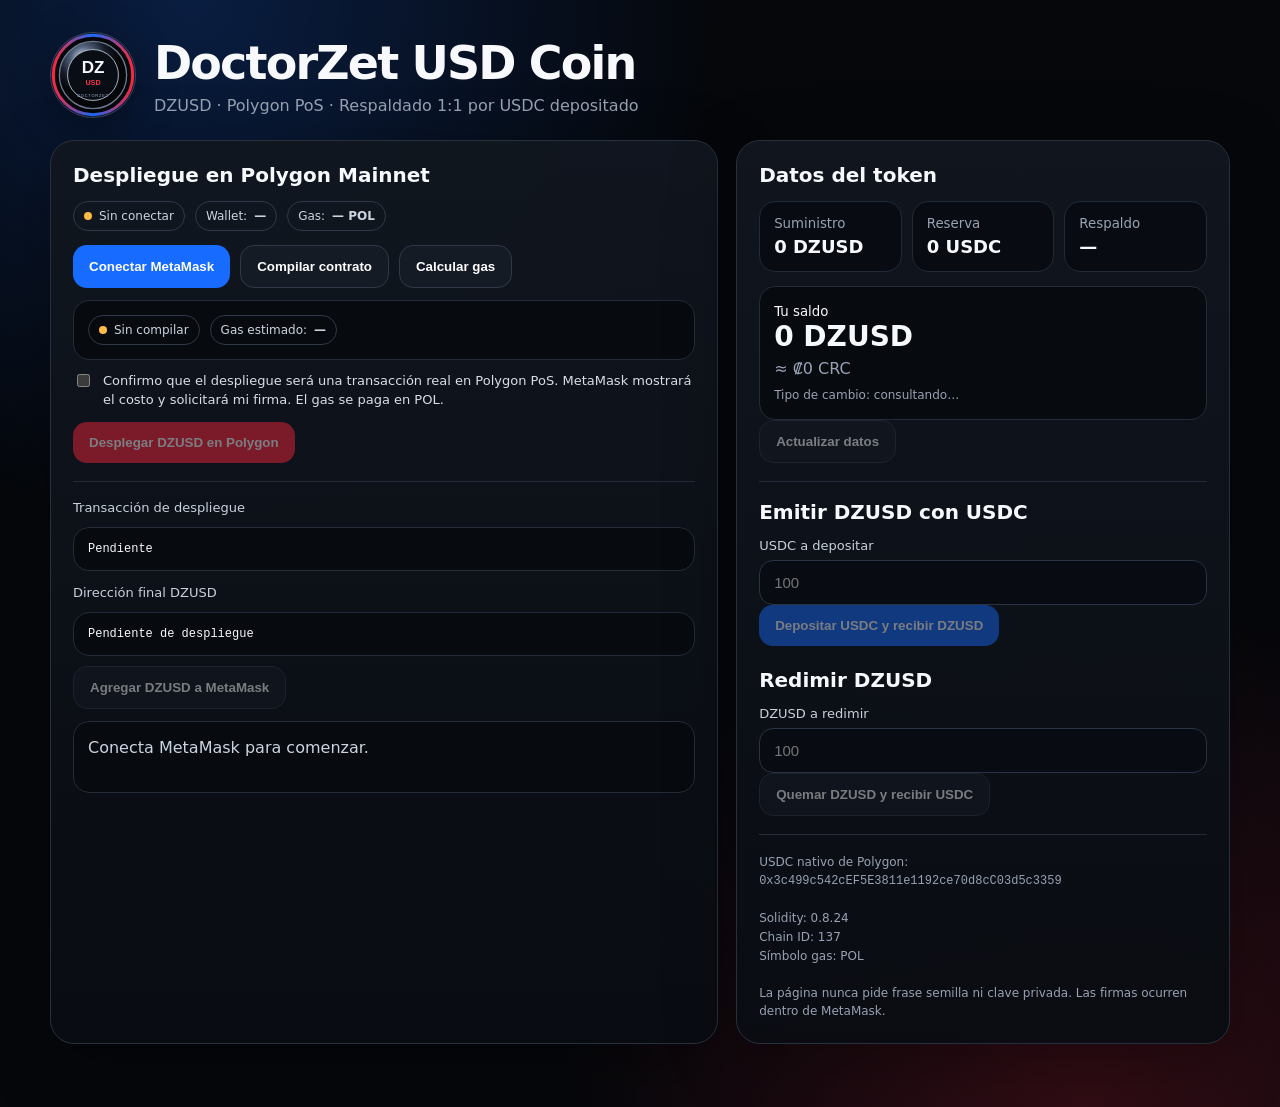
<file: index.html>
<!doctype html>
<html lang="es">
<head>
  <meta charset="utf-8">
  <meta name="viewport" content="width=device-width,initial-scale=1">
  <meta name="theme-color" content="#05070b">
  <title>DoctorZet DZUSD · Polygon Deployer</title>
  <link rel="stylesheet" href="./style.css">
</head>
<body>
<div class="wrap">
  <header class="top">
    <img src="./dzusd-logo.svg" class="logo" alt="DoctorZet DZUSD">
    <div>
      <h1>DoctorZet USD Coin</h1>
      <div class="sub">DZUSD · Polygon PoS · Respaldado 1:1 por USDC depositado</div>
    </div>
  </header>

  <div class="grid">
    <section class="panel">
      <h2>Despliegue en Polygon Mainnet</h2>

      <div class="row">
        <span class="badge"><span id="networkDot" class="dot"></span><span id="network">Sin conectar</span></span>
        <span class="badge">Wallet: <strong id="wallet">—</strong></span>
        <span class="badge">Gas: <strong id="pol">— POL</strong></span>
      </div>

      <div class="row" style="margin-top:14px">
        <button id="connect" class="blue">Conectar MetaMask</button>
        <button id="compile" class="secondary">Compilar contrato</button>
        <button id="estimate" class="secondary">Calcular gas</button>
      </div>

      <div class="box">
        <div class="row">
          <span class="badge"><span id="compileDot" class="dot"></span><span id="compileState">Sin compilar</span></span>
          <span class="badge">Gas estimado: <strong id="gas">—</strong></span>
        </div>
      </div>

      <label class="check">
        <input id="confirm" type="checkbox">
        <span>Confirmo que el despliegue será una transacción real en Polygon PoS. MetaMask mostrará el costo y solicitará mi firma. El gas se paga en POL.</span>
      </label>

      <button id="deploy" class="red" disabled>Desplegar DZUSD en Polygon</button>

      <hr>

      <label>Transacción de despliegue</label>
      <div class="box mono" id="txHash">Pendiente</div>
      <a id="txLink" hidden target="_blank" rel="noopener">Abrir transacción en Polygonscan</a>

      <label>Dirección final DZUSD</label>
      <div class="box mono" id="contractAddress">Pendiente de despliegue</div>
      <div class="row" style="margin-top:10px">
        <a id="contractLink" hidden target="_blank" rel="noopener">Abrir contrato en Polygonscan</a>
        <button id="addToken" class="secondary" disabled>Agregar DZUSD a MetaMask</button>
      </div>

      <div class="box status" id="status">Conecta MetaMask para comenzar.</div>
    </section>

    <aside class="panel">
      <h2>Datos del token</h2>
      <div class="kpis">
        <div class="kpi"><small>Suministro</small><strong id="supply">0 DZUSD</strong></div>
        <div class="kpi"><small>Reserva</small><strong id="reserve">0 USDC</strong></div>
        <div class="kpi"><small>Respaldo</small><strong id="backed">—</strong></div>
      </div>

      <div class="box">
        <small>Tu saldo</small>
        <div class="big" id="dzbal">0 DZUSD</div>
        <div id="crc" class="sub">≈ ₡0 CRC</div>
        <div class="note" style="margin-top:8px">Tipo de cambio: <span id="rate">consultando…</span></div>
      </div>

      <button id="refresh" class="secondary" disabled>Actualizar datos</button>

      <hr>

      <h2>Emitir DZUSD con USDC</h2>
      <label>USDC a depositar</label>
      <input id="depositAmount" type="number" min="0" step="0.000001" placeholder="100">
      <button id="depositBtn" class="blue" disabled>Depositar USDC y recibir DZUSD</button>

      <h2 style="margin-top:22px">Redimir DZUSD</h2>
      <label>DZUSD a redimir</label>
      <input id="redeemAmount" type="number" min="0" step="0.000001" placeholder="100">
      <button id="redeemBtn" class="secondary" disabled>Quemar DZUSD y recibir USDC</button>

      <hr>

      <div class="note">
        USDC nativo de Polygon:<br>
        <span class="mono">0x3c499c542cEF5E3811e1192ce70d8cC03d5c3359</span><br><br>
        Solidity: 0.8.24<br>
        Chain ID: 137<br>
        Símbolo gas: POL<br><br>
        La página nunca pide frase semilla ni clave privada. Las firmas ocurren dentro de MetaMask.
      </div>
    </aside>
  </div>
</div>
<script type="module" src="./app.js"></script>
</body>
</html>
</file>
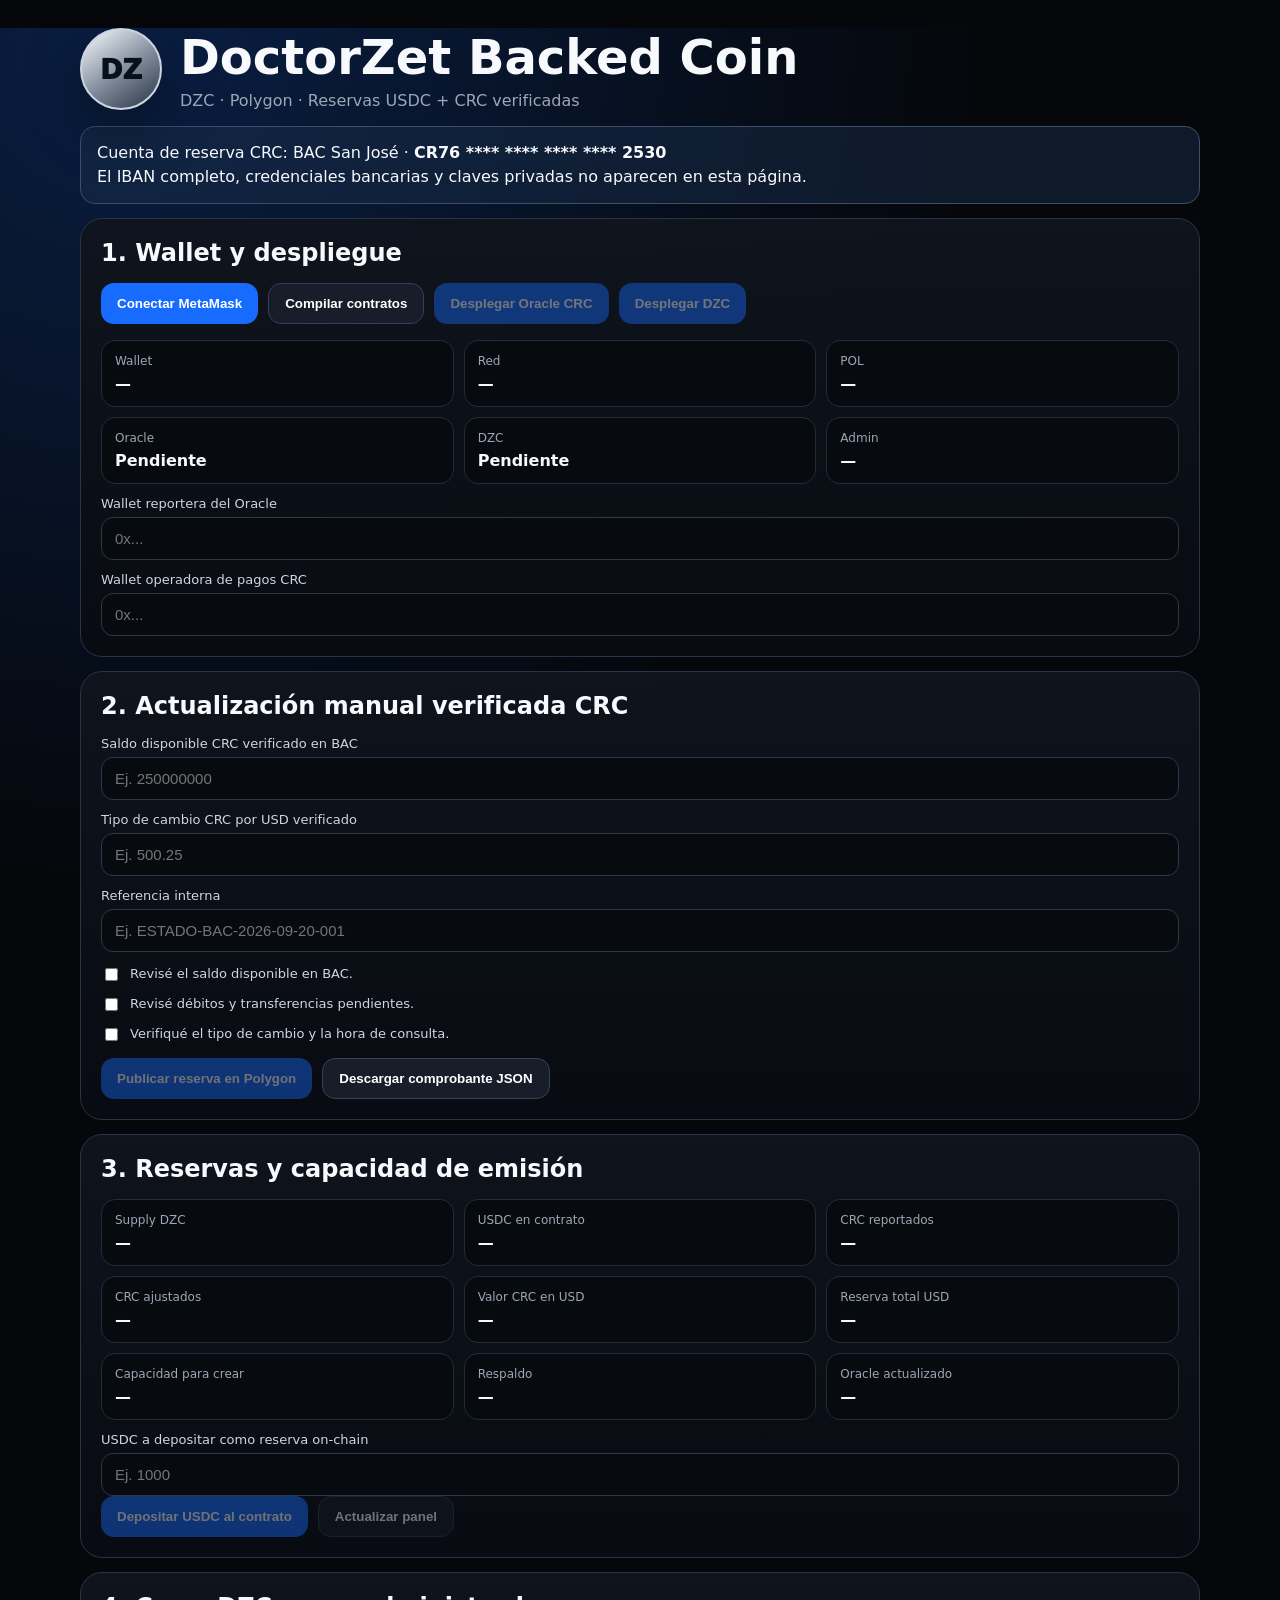
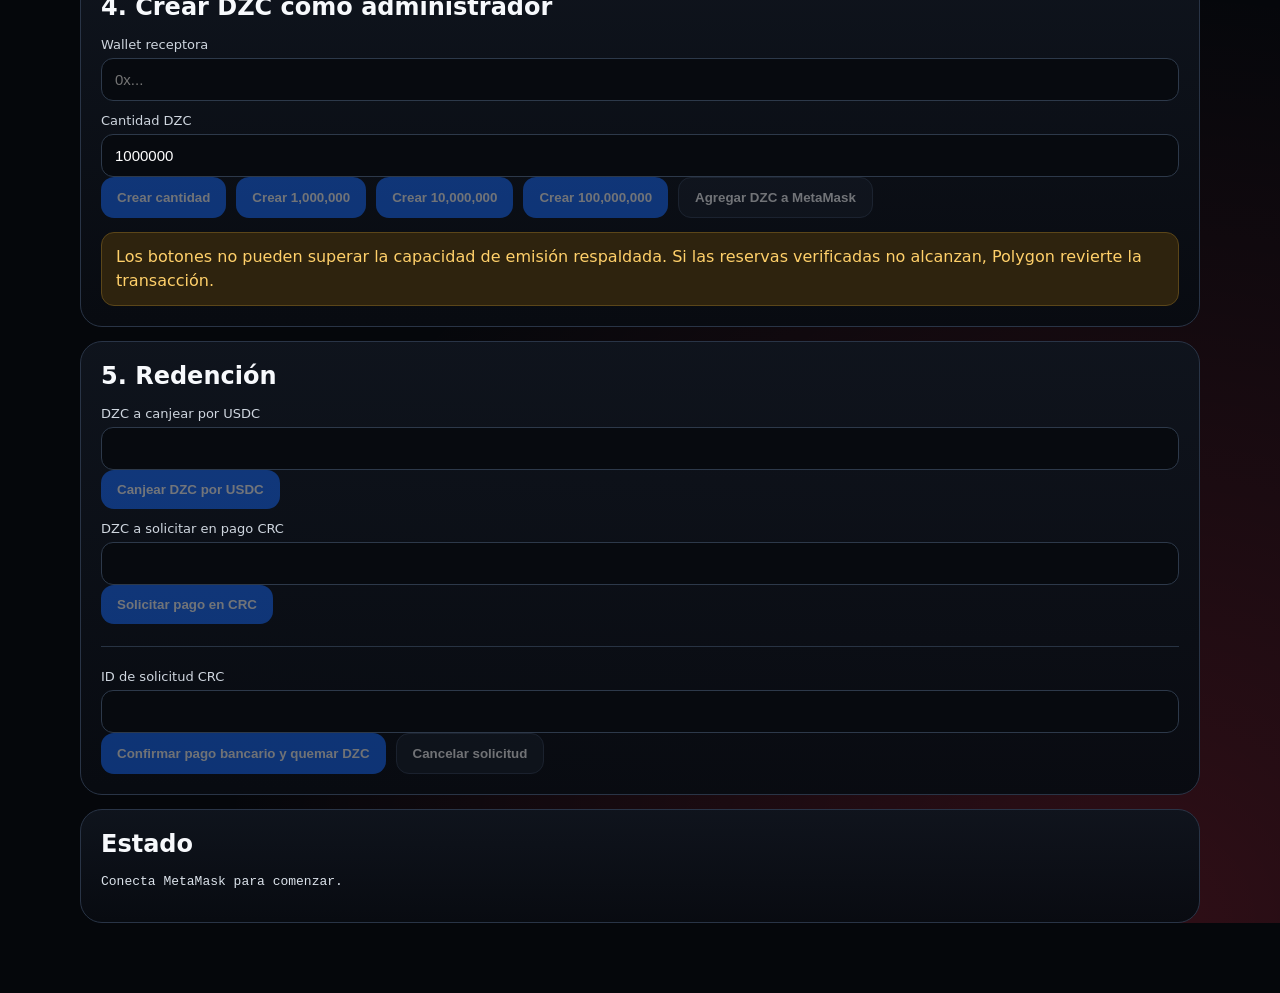
<file: backed-dzc/index.html>
<!doctype html>
<html lang="es">
<head>
  <meta charset="utf-8">
  <meta name="viewport" content="width=device-width,initial-scale=1">
  <title>DoctorZet Backed Coin · Admin</title>
  <link rel="stylesheet" href="./style.css">
</head>
<body>
<main class="wrap">
  <header class="hero">
    <div class="coin">DZ</div>
    <div>
      <h1>DoctorZet Backed Coin</h1>
      <p>DZC · Polygon · Reservas USDC + CRC verificadas</p>
    </div>
  </header>

  <div class="notice">
    Cuenta de reserva CRC: BAC San José · <b>CR76 **** **** **** **** 2530</b><br>
    El IBAN completo, credenciales bancarias y claves privadas no aparecen en esta página.
  </div>

  <section class="card">
    <h2>1. Wallet y despliegue</h2>
    <div class="row">
      <button id="connect">Conectar MetaMask</button>
      <button id="compile" class="secondary">Compilar contratos</button>
      <button id="deployOracle" disabled>Desplegar Oracle CRC</button>
      <button id="deployToken" disabled>Desplegar DZC</button>
    </div>

    <div class="grid">
      <div><span>Wallet</span><strong id="wallet">—</strong></div>
      <div><span>Red</span><strong id="network">—</strong></div>
      <div><span>POL</span><strong id="pol">—</strong></div>
      <div><span>Oracle</span><strong id="oracleAddress">Pendiente</strong></div>
      <div><span>DZC</span><strong id="tokenAddress">Pendiente</strong></div>
      <div><span>Admin</span><strong id="admin">—</strong></div>
    </div>

    <label>Wallet reportera del Oracle</label>
    <input id="reporterWallet" placeholder="0x...">

    <label>Wallet operadora de pagos CRC</label>
    <input id="payoutWallet" placeholder="0x...">
  </section>

  <section class="card">
    <h2>2. Actualización manual verificada CRC</h2>

    <label>Saldo disponible CRC verificado en BAC</label>
    <input id="crcReserve" type="number" min="0" step="0.01" placeholder="Ej. 250000000">

    <label>Tipo de cambio CRC por USD verificado</label>
    <input id="crcRate" type="number" min="0.000001" step="0.000001" placeholder="Ej. 500.25">

    <label>Referencia interna</label>
    <input id="reference" placeholder="Ej. ESTADO-BAC-2026-09-20-001">

    <div class="checks">
      <label><input id="checkBalance" type="checkbox"> Revisé el saldo disponible en BAC.</label>
      <label><input id="checkPending" type="checkbox"> Revisé débitos y transferencias pendientes.</label>
      <label><input id="checkRate" type="checkbox"> Verifiqué el tipo de cambio y la hora de consulta.</label>
    </div>

    <div class="row">
      <button id="publishReserve" disabled>Publicar reserva en Polygon</button>
      <button id="exportAttestation" class="secondary">Descargar comprobante JSON</button>
    </div>
  </section>

  <section class="card">
    <h2>3. Reservas y capacidad de emisión</h2>
    <div class="grid">
      <div><span>Supply DZC</span><strong id="supply">—</strong></div>
      <div><span>USDC en contrato</span><strong id="usdcReserve">—</strong></div>
      <div><span>CRC reportados</span><strong id="rawCrc">—</strong></div>
      <div><span>CRC ajustados</span><strong id="adjustedCrc">—</strong></div>
      <div><span>Valor CRC en USD</span><strong id="crcUsd">—</strong></div>
      <div><span>Reserva total USD</span><strong id="totalReserve">—</strong></div>
      <div><span>Capacidad para crear</span><strong id="mintCapacity">—</strong></div>
      <div><span>Respaldo</span><strong id="backed">—</strong></div>
      <div><span>Oracle actualizado</span><strong id="oracleTime">—</strong></div>
    </div>

    <label>USDC a depositar como reserva on-chain</label>
    <input id="usdcDeposit" type="number" min="0" step="0.000001" placeholder="Ej. 1000">
    <div class="row">
      <button id="depositUsdc" disabled>Depositar USDC al contrato</button>
      <button id="refresh" class="secondary" disabled>Actualizar panel</button>
    </div>
  </section>

  <section class="card">
    <h2>4. Crear DZC como administrador</h2>
    <label>Wallet receptora</label>
    <input id="mintTo" placeholder="0x...">
    <label>Cantidad DZC</label>
    <input id="mintAmount" type="number" min="0" step="0.000001" value="1000000">

    <div class="row">
      <button id="mintCustom" disabled>Crear cantidad</button>
      <button id="mint1m" disabled>Crear 1,000,000</button>
      <button id="mint10m" disabled>Crear 10,000,000</button>
      <button id="mint100m" disabled>Crear 100,000,000</button>
      <button id="addToken" class="secondary" disabled>Agregar DZC a MetaMask</button>
    </div>

    <div class="warning">
      Los botones no pueden superar la capacidad de emisión respaldada. Si las reservas verificadas no alcanzan, Polygon revierte la transacción.
    </div>
  </section>

  <section class="card">
    <h2>5. Redención</h2>
    <label>DZC a canjear por USDC</label>
    <input id="redeemUsdcAmount" type="number" min="0" step="0.000001">
    <button id="redeemUsdc" disabled>Canjear DZC por USDC</button>

    <label>DZC a solicitar en pago CRC</label>
    <input id="redeemCrcAmount" type="number" min="0" step="0.000001">
    <button id="requestCrc" disabled>Solicitar pago en CRC</button>

    <hr>
    <label>ID de solicitud CRC</label>
    <input id="requestId" type="number" min="1" step="1">
    <div class="row">
      <button id="completeCrc" disabled>Confirmar pago bancario y quemar DZC</button>
      <button id="cancelCrc" class="secondary" disabled>Cancelar solicitud</button>
    </div>
  </section>

  <section class="card">
    <h2>Estado</h2>
    <pre id="status">Conecta MetaMask para comenzar.</pre>
  </section>
</main>

<script type="module" src="./app.js"></script>
</body>
</html>
</file>
<file: style.css>
:root{
  color-scheme:dark;
  font-family:Inter,ui-sans-serif,system-ui,-apple-system,BlinkMacSystemFont,"Segoe UI",sans-serif;
  --bg:#05070b;--panel:#0b0f16;--line:#27303e;--text:#f7f9fc;--muted:#98a2b3;
  --blue:#176bff;--red:#ff263d;--good:#47d18c;--warn:#ffbb45;
}
*{box-sizing:border-box}
body{
  margin:0;min-height:100vh;color:var(--text);background:
  radial-gradient(circle at 15% 0%,rgba(23,107,255,.22),transparent 34%),
  radial-gradient(circle at 85% 100%,rgba(255,38,61,.18),transparent 34%),
  var(--bg);
}
.wrap{width:min(1180px,94vw);margin:32px auto 64px}
.top{display:flex;align-items:center;gap:18px;margin-bottom:22px}
.logo{width:86px;height:86px;border-radius:50%;object-fit:cover;border:1px solid #394355;box-shadow:0 10px 40px rgba(0,0,0,.35)}
h1{margin:0;font-size:clamp(28px,4vw,46px);letter-spacing:-.04em}
.sub{color:var(--muted);margin-top:6px}
.grid{display:grid;grid-template-columns:1.15fr .85fr;gap:18px}
@media(max-width:900px){.grid{grid-template-columns:1fr}}
.panel{background:linear-gradient(180deg,rgba(17,22,31,.96),rgba(9,12,18,.96));border:1px solid var(--line);border-radius:24px;padding:22px;box-shadow:0 20px 70px rgba(0,0,0,.3)}
h2{margin:0 0 14px;font-size:20px}
.kpis{display:grid;grid-template-columns:repeat(3,1fr);gap:10px;margin:14px 0}
@media(max-width:620px){.kpis{grid-template-columns:1fr}}
.kpi{background:#080c12;border:1px solid #222a36;border-radius:16px;padding:14px}
.kpi small{display:block;color:var(--muted);margin-bottom:5px}
.kpi strong{font-size:18px}
.row{display:flex;gap:10px;flex-wrap:wrap}
button{border:0;border-radius:14px;padding:13px 16px;font-weight:800;cursor:pointer;background:#fff;color:#080a0d;transition:.2s transform,.2s opacity}
button:hover{transform:translateY(-1px)}
button:disabled{opacity:.45;cursor:not-allowed;transform:none}
button.secondary{background:#151b25;color:#fff;border:1px solid #30394a}
button.blue{background:var(--blue);color:#fff}
button.red{background:var(--red);color:#fff}
input{width:100%;background:#080c12;color:#fff;border:1px solid #2a3342;border-radius:14px;padding:13px 14px;font-size:15px}
label{display:block;color:#c9d1dd;font-size:13px;margin:14px 0 7px}
.badge{display:inline-flex;align-items:center;gap:7px;border:1px solid #30394a;border-radius:999px;padding:7px 10px;color:#cbd5e1;font-size:12px}
.dot{width:8px;height:8px;border-radius:50%;background:var(--warn)}
.dot.ok{background:var(--good)}
.mono{font-family:ui-monospace,SFMono-Regular,Menlo,monospace;word-break:break-all;font-size:12px}
.box{background:#070a0f;border:1px solid #242c39;border-radius:16px;padding:14px;margin-top:12px}
.status{min-height:72px;white-space:pre-wrap;line-height:1.5;color:#cbd5e1}
hr{border:0;border-top:1px solid #242c39;margin:18px 0}
.check{display:flex;gap:10px;align-items:flex-start;color:#d8dee8;font-size:13px;line-height:1.45;margin:12px 0}
.check input{width:auto;margin-top:2px}
a{color:#78a8ff}
.note{color:var(--muted);font-size:12px;line-height:1.55}
.big{font-size:28px;font-weight:900}
</file>
<file: backed-dzc/style.css>
:root{
  font-family:Inter,system-ui,-apple-system,"Segoe UI",sans-serif;
  color:#f7f9fc;background:#05070b;
  --line:#293446;--muted:#9ca7b6;--blue:#176cff;--red:#ff334f;--good:#42d78a;--warn:#ffd06a
}
*{box-sizing:border-box}
body{margin:0;min-height:100vh;background:
radial-gradient(circle at 10% 0%,rgba(23,108,255,.23),transparent 31%),
radial-gradient(circle at 90% 100%,rgba(255,51,79,.17),transparent 34%),#05070b}
.wrap{width:min(1120px,94vw);margin:28px auto 70px}
.hero{display:flex;align-items:center;gap:18px;margin-bottom:16px}
.coin{width:82px;height:82px;border-radius:50%;display:grid;place-items:center;font-size:27px;font-weight:950;color:#07111c;
background:linear-gradient(145deg,#fafcff,#7c8898 55%,#273343);border:2px solid #cbd4df;box-shadow:0 18px 55px rgba(0,0,0,.38)}
h1{margin:0;font-size:clamp(30px,4vw,48px)}.hero p{margin:6px 0 0;color:var(--muted)}
.notice{border:1px solid #3b4e6a;background:rgba(24,44,72,.5);padding:14px 16px;border-radius:15px;line-height:1.5;margin-bottom:14px}
.card{background:linear-gradient(180deg,rgba(15,20,29,.97),rgba(8,11,17,.97));border:1px solid var(--line);border-radius:22px;padding:20px;margin:14px 0}
h2{margin:0 0 16px}.row{display:flex;gap:10px;flex-wrap:wrap}
button{border:0;border-radius:13px;padding:12px 16px;font-weight:850;background:var(--blue);color:#fff;cursor:pointer}
button.secondary{background:#171e29;border:1px solid #344156}button:disabled{opacity:.42;cursor:not-allowed}
.grid{display:grid;grid-template-columns:repeat(3,1fr);gap:10px;margin-top:16px}
.grid div{background:#070a0f;border:1px solid #222c3a;border-radius:14px;padding:13px}
.grid span{display:block;color:var(--muted);font-size:12px;margin-bottom:6px}.grid strong{word-break:break-all}
label{display:block;color:#cfd6df;font-size:13px;margin:12px 0 6px}
input{width:100%;background:#070a0f;color:#fff;border:1px solid #2d394a;border-radius:12px;padding:12px 13px;font-size:15px}
.checks{margin:14px 0}.checks label{display:flex;gap:9px;align-items:flex-start}.checks input{width:auto;margin-top:2px}
.warning{margin-top:14px;padding:12px 14px;border-radius:13px;border:1px solid #5b4619;background:#2e230e;color:var(--warn);line-height:1.5}
pre{white-space:pre-wrap;word-break:break-word;color:#dce3eb}
hr{border:0;border-top:1px solid #283343;margin:22px 0}
@media(max-width:760px){.grid{grid-template-columns:1fr}}
</file>
